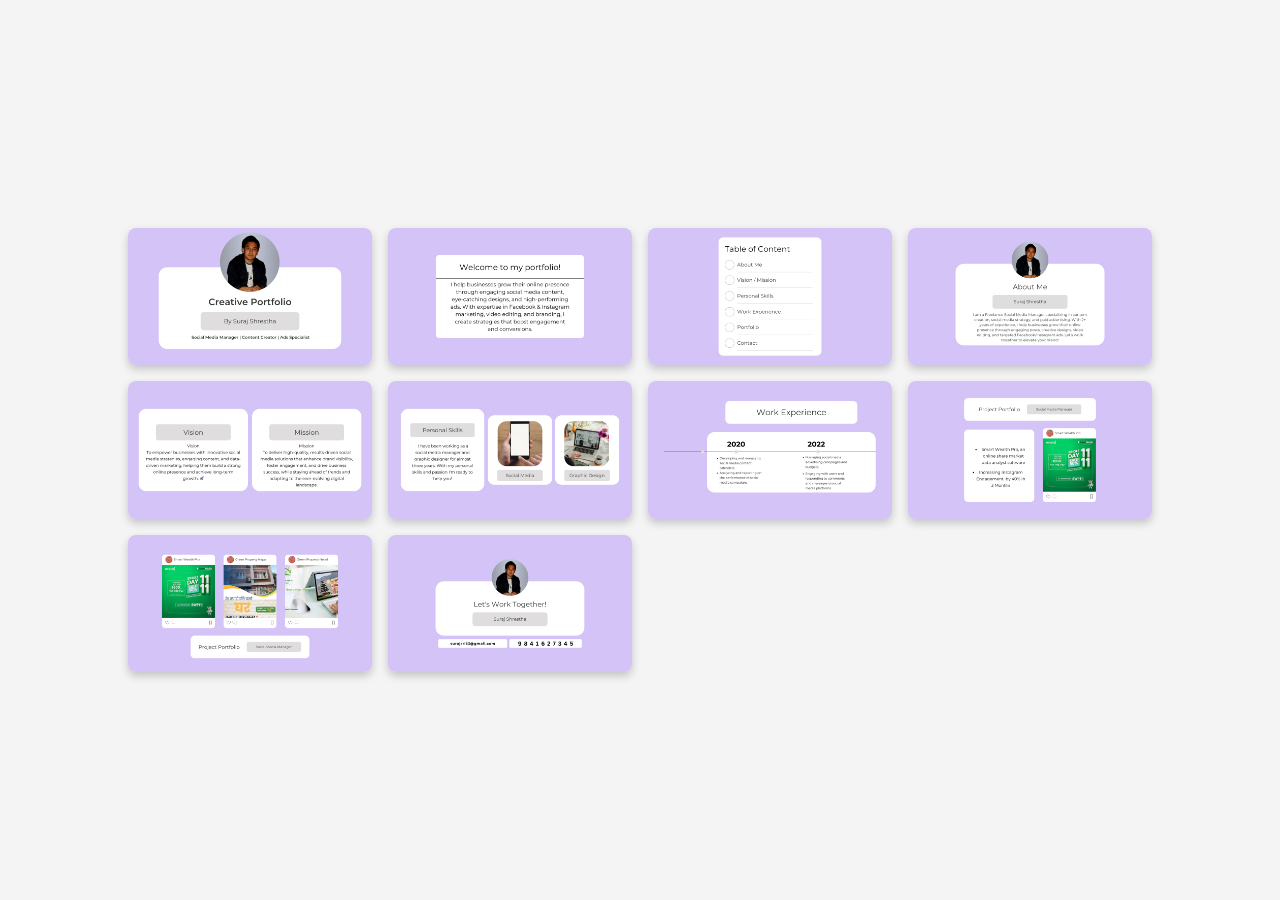
<file: portfolio.html>
<!DOCTYPE html>
<html lang="en">
<head>
    <meta charset="UTF-8">
    <meta name="viewport" content="width=device-width, initial-scale=1.0">
    <title>Image Gallery</title>
    <style>
        body {
            font-family: Arial, sans-serif;
            display: flex;
            justify-content: center;
            align-items: center;
            height: 100vh;
            margin: 0;
            background-color: #f4f4f4;
        }
        .gallery {
            display: grid;
            grid-template-columns: repeat(4, 2fr);
            gap: 16px;
            width: 80%;
        }
        .gallery img {
            width: 100%;
            height: auto;
            border-radius: 8px;
            box-shadow: 0 4px 8px rgba(0, 0, 0, 0.2);
            transition: transform 0.3s ease;
        }
        .gallery img:hover {
            transform: scale(2.05);
        }
    </style>
</head>
<body>

    <div class="gallery">
        <img src="./1.png" alt="Image 1">
        <img src="./2.png" alt="Image 2">
        <img src="./3.png" alt="Image 3">
        <img src="./4.png" alt="Image 4">
        <img src="./5.png" alt="Image 5">
        <img src="./6.png" alt="Image 6">
        <img src="./7.png" alt="Image 7">
        <img src="./8.png" alt="Image 8">
        <img src="./9.png" alt="Image 9">
        <img src="./10.png" alt="Image 10">
    </div>

</body>
</html>
</file>
